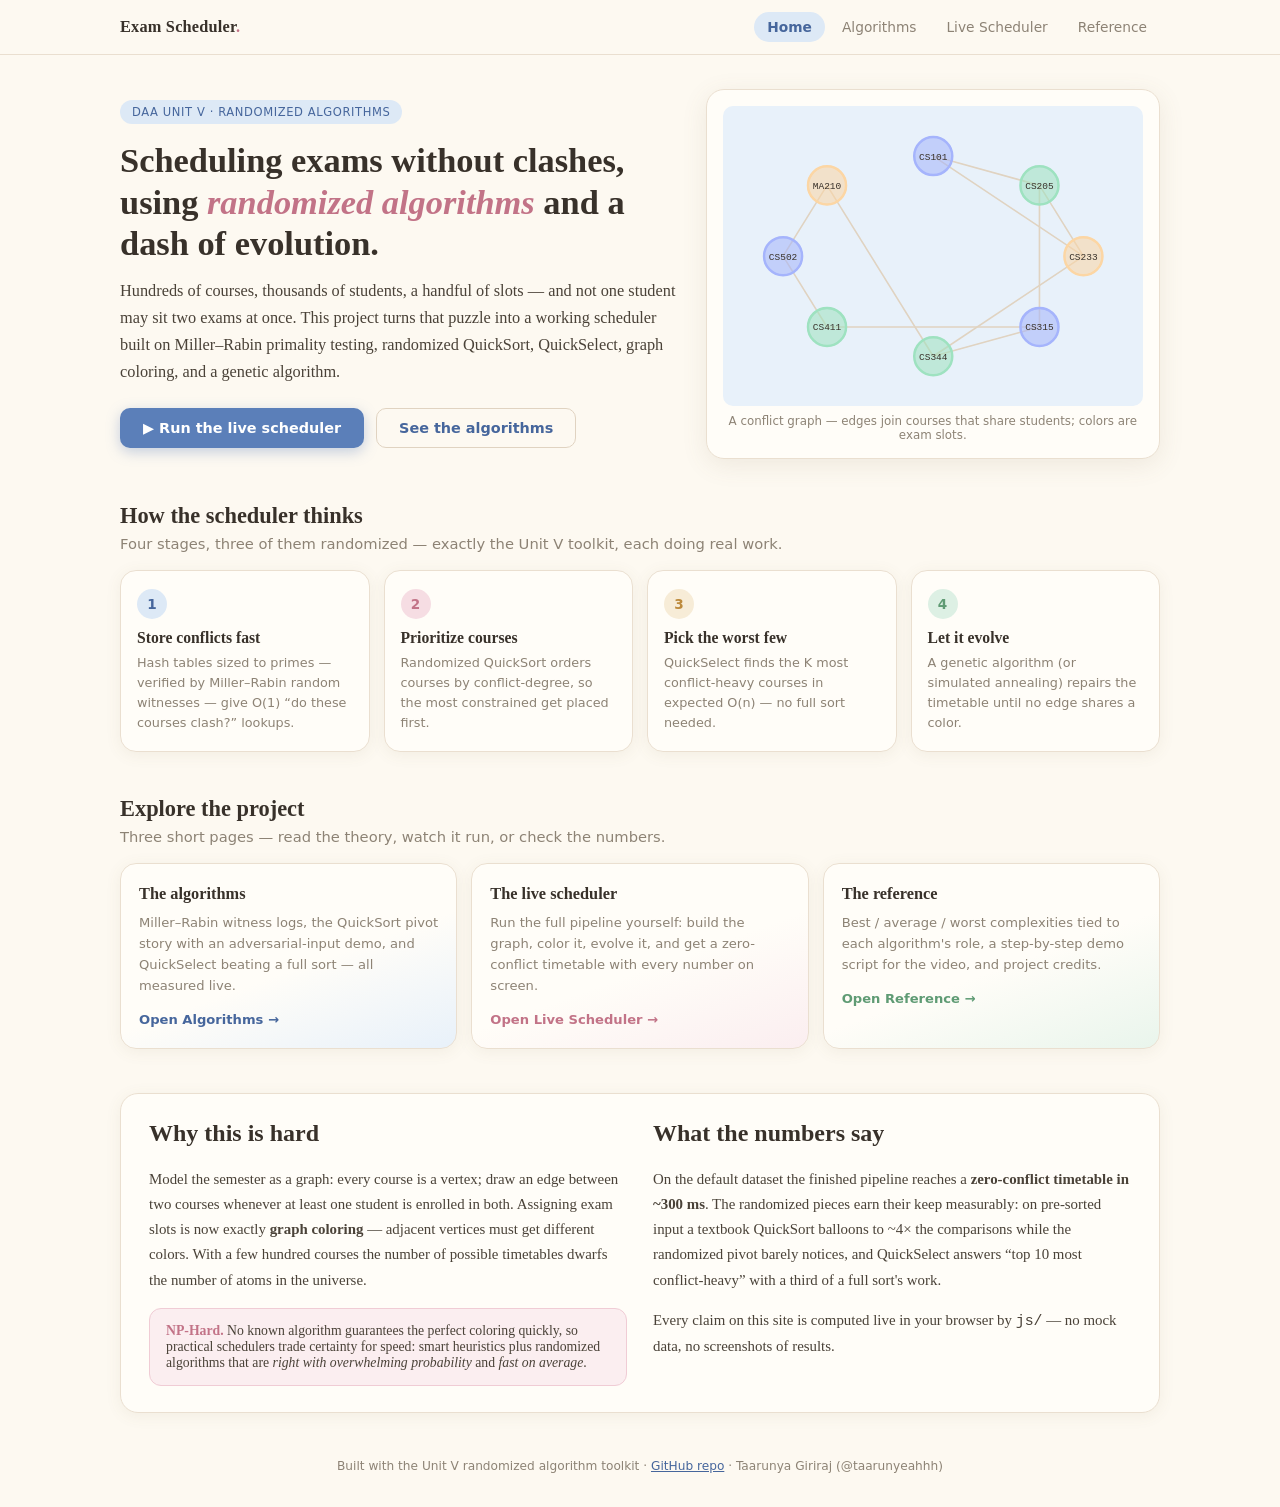
<file: index.html>
<!DOCTYPE html>
<html lang="en">
<head>
<meta charset="UTF-8">
<meta name="viewport" content="width=device-width, initial-scale=1.0">
<title>Exam Scheduler — AI-Based Exam Timetable Optimization</title>
<link rel="stylesheet" href="styles.css?v=4">
</head>
<body>

<nav class="topnav">
  <div class="topnav-inner">
    <a class="brand" href="index.html">Exam Scheduler<span class="dot">.</span></a>
    <div class="links">
      <a href="index.html" class="current">Home</a>
      <a href="algorithms.html">Algorithms</a>
      <a href="scheduler.html">Live Scheduler</a>
      <a href="reference.html">Reference</a>
    </div>
  </div>
</nav>

<section class="hero">
  <div>
    <span class="hero-badge">DAA Unit V · Randomized Algorithms</span>
    <h1>Scheduling exams without clashes, using <em>randomized algorithms</em> and a dash of evolution.</h1>
    <p class="lead">
      Hundreds of courses, thousands of students, a handful of slots — and not one student
      may sit two exams at once. This project turns that puzzle into a working scheduler built
      on Miller–Rabin primality testing, randomized QuickSort, QuickSelect, graph coloring,
      and a genetic algorithm.
    </p>
    <div class="hero-actions">
      <a class="btn btn-primary" href="scheduler.html">▶ Run the live scheduler</a>
      <a class="btn btn-ghost" href="algorithms.html">See the algorithms</a>
    </div>
  </div>
  <div class="hero-card">
    <svg id="heroGraph" viewBox="0 0 420 300" role="img" aria-label="Small course conflict graph"></svg>
    <p class="cap">A conflict graph — edges join courses that share students; colors are exam slots.</p>
  </div>
</section>

<section class="section">
  <h2>How the scheduler thinks</h2>
  <p class="sub">Four stages, three of them randomized — exactly the Unit V toolkit, each doing real work.</p>
  <div class="steps">
    <div class="step-card">
      <div class="num">1</div>
      <h3>Store conflicts fast</h3>
      <p>Hash tables sized to primes — verified by Miller–Rabin random witnesses — give O(1) “do these courses clash?” lookups.</p>
    </div>
    <div class="step-card">
      <div class="num">2</div>
      <h3>Prioritize courses</h3>
      <p>Randomized QuickSort orders courses by conflict-degree, so the most constrained get placed first.</p>
    </div>
    <div class="step-card">
      <div class="num">3</div>
      <h3>Pick the worst few</h3>
      <p>QuickSelect finds the K most conflict-heavy courses in expected O(n) — no full sort needed.</p>
    </div>
    <div class="step-card">
      <div class="num">4</div>
      <h3>Let it evolve</h3>
      <p>A genetic algorithm (or simulated annealing) repairs the timetable until no edge shares a color.</p>
    </div>
  </div>
</section>

<section class="section">
  <h2>Explore the project</h2>
  <p class="sub">Three short pages — read the theory, watch it run, or check the numbers.</p>
  <div class="feature-row">
    <div class="feature tint-blue">
      <h3>The algorithms</h3>
      <p>Miller–Rabin witness logs, the QuickSort pivot story with an adversarial-input demo, and QuickSelect beating a full sort — all measured live.</p>
      <a class="go" href="algorithms.html">Open Algorithms →</a>
    </div>
    <div class="feature tint-pink">
      <h3>The live scheduler</h3>
      <p>Run the full pipeline yourself: build the graph, color it, evolve it, and get a zero-conflict timetable with every number on screen.</p>
      <a class="go" href="scheduler.html">Open Live Scheduler →</a>
    </div>
    <div class="feature tint-mint">
      <h3>The reference</h3>
      <p>Best / average / worst complexities tied to each algorithm's role, a step-by-step demo script for the video, and project credits.</p>
      <a class="go" href="reference.html">Open Reference →</a>
    </div>
  </div>
</section>

<section class="section">
  <div class="story">
    <div>
      <h2>Why this is hard</h2>
      <p>
        Model the semester as a graph: every course is a vertex; draw an edge between two courses
        whenever at least one student is enrolled in both. Assigning exam slots is now exactly
        <b>graph coloring</b> — adjacent vertices must get different colors. With a few hundred
        courses the number of possible timetables dwarfs the number of atoms in the universe.
      </p>
      <div class="np">
        <b>NP-Hard.</b> No known algorithm guarantees the perfect coloring quickly, so practical
        schedulers trade certainty for speed: smart heuristics plus randomized algorithms that are
        <i>right with overwhelming probability</i> and <i>fast on average</i>.
      </div>
    </div>
    <div>
      <h2>What the numbers say</h2>
      <p>
        On the default dataset the finished pipeline reaches a <b>zero-conflict timetable in
        ~300&nbsp;ms</b>. The randomized pieces earn their keep measurably: on pre-sorted input a
        textbook QuickSort balloons to ~4× the comparisons while the randomized pivot barely
        notices, and QuickSelect answers “top 10 most conflict-heavy” with a third of a full
        sort's work.
      </p>
      <p>
        Every claim on this site is computed live in your browser by
        <code>js/</code> — no mock data, no screenshots of results.
      </p>
    </div>
  </div>
</section>

<footer>
  Built with the Unit V randomized algorithm toolkit ·
  <a href="https://github.com/Infernalspite/ai-exam-timetable-optimization">GitHub repo</a> ·
  Taarunya Giriraj (@taarunyeahhh)
</footer>

<script src="js/rng.js?v=4"></script>
<script src="js/primality.js?v=4"></script>
<script src="js/hashtable.js?v=4"></script>
<script src="js/quicksort.js?v=4"></script>
<script src="js/quickselect.js?v=4"></script>
<script src="js/coloring.js?v=4"></script>
<script src="js/scheduler.js?v=4"></script>
<script src="js/render.js?v=4"></script>
<script src="js/home.js?v=4"></script>
</body>
</html>
</file>
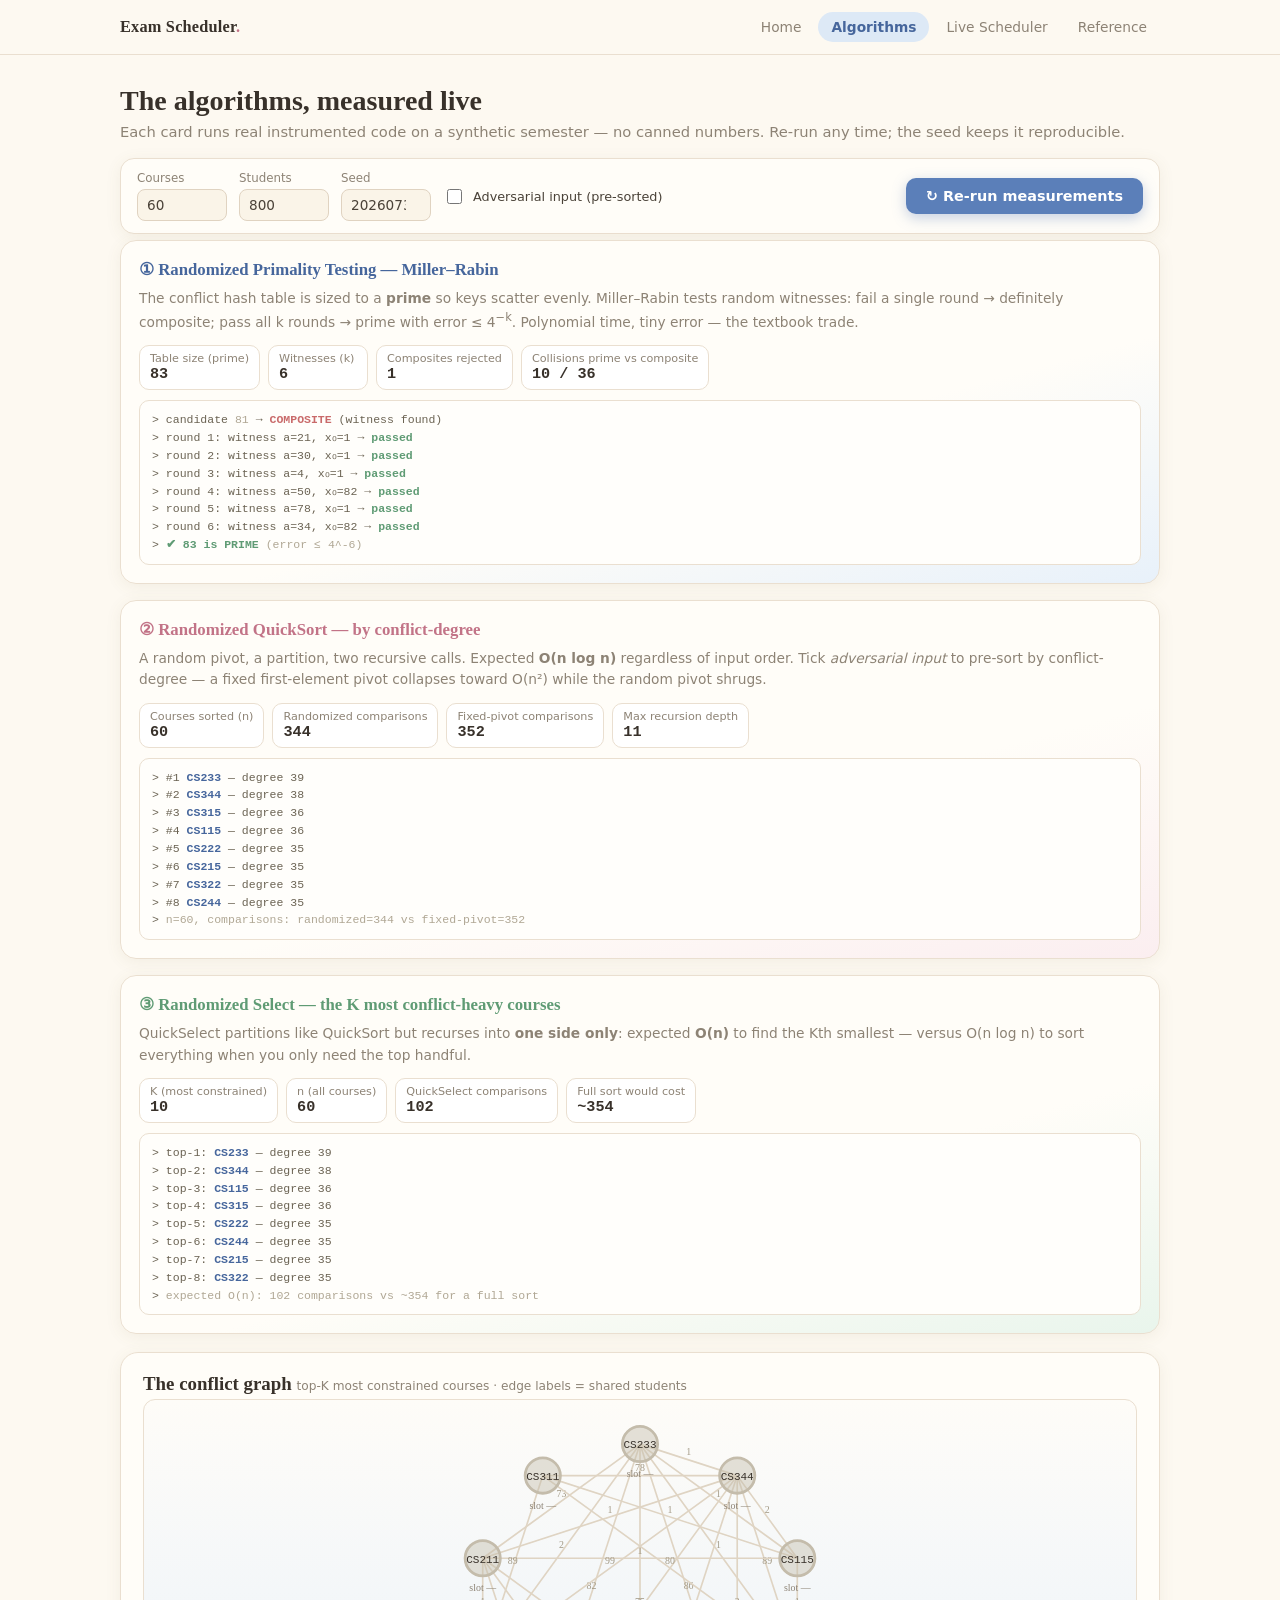
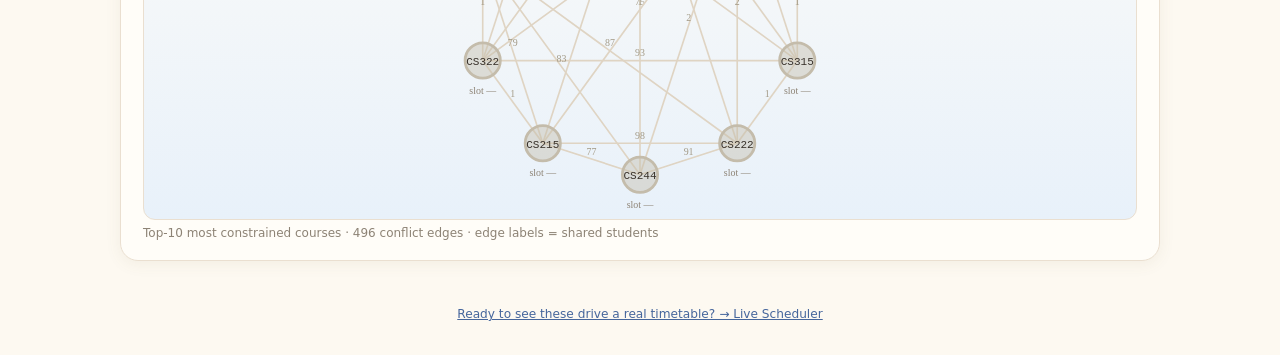
<file: algorithms.html>
<!DOCTYPE html>
<html lang="en">
<head>
<meta charset="UTF-8">
<meta name="viewport" content="width=device-width, initial-scale=1.0">
<title>The Algorithms — Exam Scheduler</title>
<link rel="stylesheet" href="styles.css?v=4">
</head>
<body>

<nav class="topnav">
  <div class="topnav-inner">
    <a class="brand" href="index.html">Exam Scheduler<span class="dot">.</span></a>
    <div class="links">
      <a href="index.html">Home</a>
      <a href="algorithms.html" class="current">Algorithms</a>
      <a href="scheduler.html">Live Scheduler</a>
      <a href="reference.html">Reference</a>
    </div>
  </div>
</nav>

<section class="page-head">
  <h1>The algorithms, measured live</h1>
  <p class="sub">Each card runs real instrumented code on a synthetic semester — no canned numbers. Re-run any time; the seed keeps it reproducible.</p>
</section>

<main class="section" style="margin-top:18px;">

  <div class="controls" style="margin-bottom:6px;">
    <label>Courses <input type="number" id="inCourses" value="60" min="10" max="400" step="10"></label>
    <label>Students <input type="number" id="inStudents" value="800" min="100" max="8000" step="100"></label>
    <label>Seed <input type="number" id="inSeed" value="20260731" min="1" max="999999999"></label>
    <label class="checkbox"><input type="checkbox" id="inAdversarial"> Adversarial input (pre-sorted)</label>
    <button id="btnRun">↻ Re-run measurements</button>
  </div>

  <div class="algo-grid">

    <div class="algo-card tint-blue">
      <h3>① Randomized Primality Testing — Miller–Rabin</h3>
      <p class="algo-desc">
        The conflict hash table is sized to a <b>prime</b> so keys scatter evenly. Miller–Rabin tests
        random witnesses: fail a single round → definitely composite; pass all k rounds → prime with
        error ≤ 4<sup>−k</sup>. Polynomial time, tiny error — the textbook trade.
      </p>
      <div class="stat-row" id="mrStats"></div>
      <div class="log" id="mrLog"></div>
    </div>

    <div class="algo-card tint-pink">
      <h3>② Randomized QuickSort — by conflict-degree</h3>
      <p class="algo-desc">
        A random pivot, a partition, two recursive calls. Expected <b>O(n log n)</b> regardless of
        input order. Tick <i>adversarial input</i> to pre-sort by conflict-degree — a fixed
        first-element pivot collapses toward O(n²) while the random pivot shrugs.
      </p>
      <div class="stat-row" id="qsStats"></div>
      <div class="log" id="qsTrace"></div>
    </div>

    <div class="algo-card tint-mint">
      <h3>③ Randomized Select — the K most conflict-heavy courses</h3>
      <p class="algo-desc">
        QuickSelect partitions like QuickSort but recurses into <b>one side only</b>: expected
        <b>O(n)</b> to find the Kth smallest — versus O(n log n) to sort everything when you only
        need the top handful.
      </p>
      <div class="stat-row" id="qselStats"></div>
      <div class="log" id="qselTrace"></div>
    </div>

  </div>

  <div class="panel">
    <h2>The conflict graph <span class="hint">top-K most constrained courses · edge labels = shared students</span></h2>
    <div class="graph-wrap">
      <svg id="graphSvg" viewBox="0 0 900 380" role="img" aria-label="Course conflict graph"></svg>
      <p class="caption" id="graphCaption">Run the measurements to build the graph.</p>
    </div>
  </div>

</main>

<footer>
  <a href="scheduler.html">Ready to see these drive a real timetable? → Live Scheduler</a>
</footer>

<script src="js/rng.js?v=4"></script>
<script src="js/primality.js?v=4"></script>
<script src="js/hashtable.js?v=4"></script>
<script src="js/quicksort.js?v=4"></script>
<script src="js/quickselect.js?v=4"></script>
<script src="js/coloring.js?v=4"></script>
<script src="js/scheduler.js?v=4"></script>
<script src="js/render.js?v=4"></script>
<script src="js/app.js?v=4"></script>
</body>
</html>
</file>
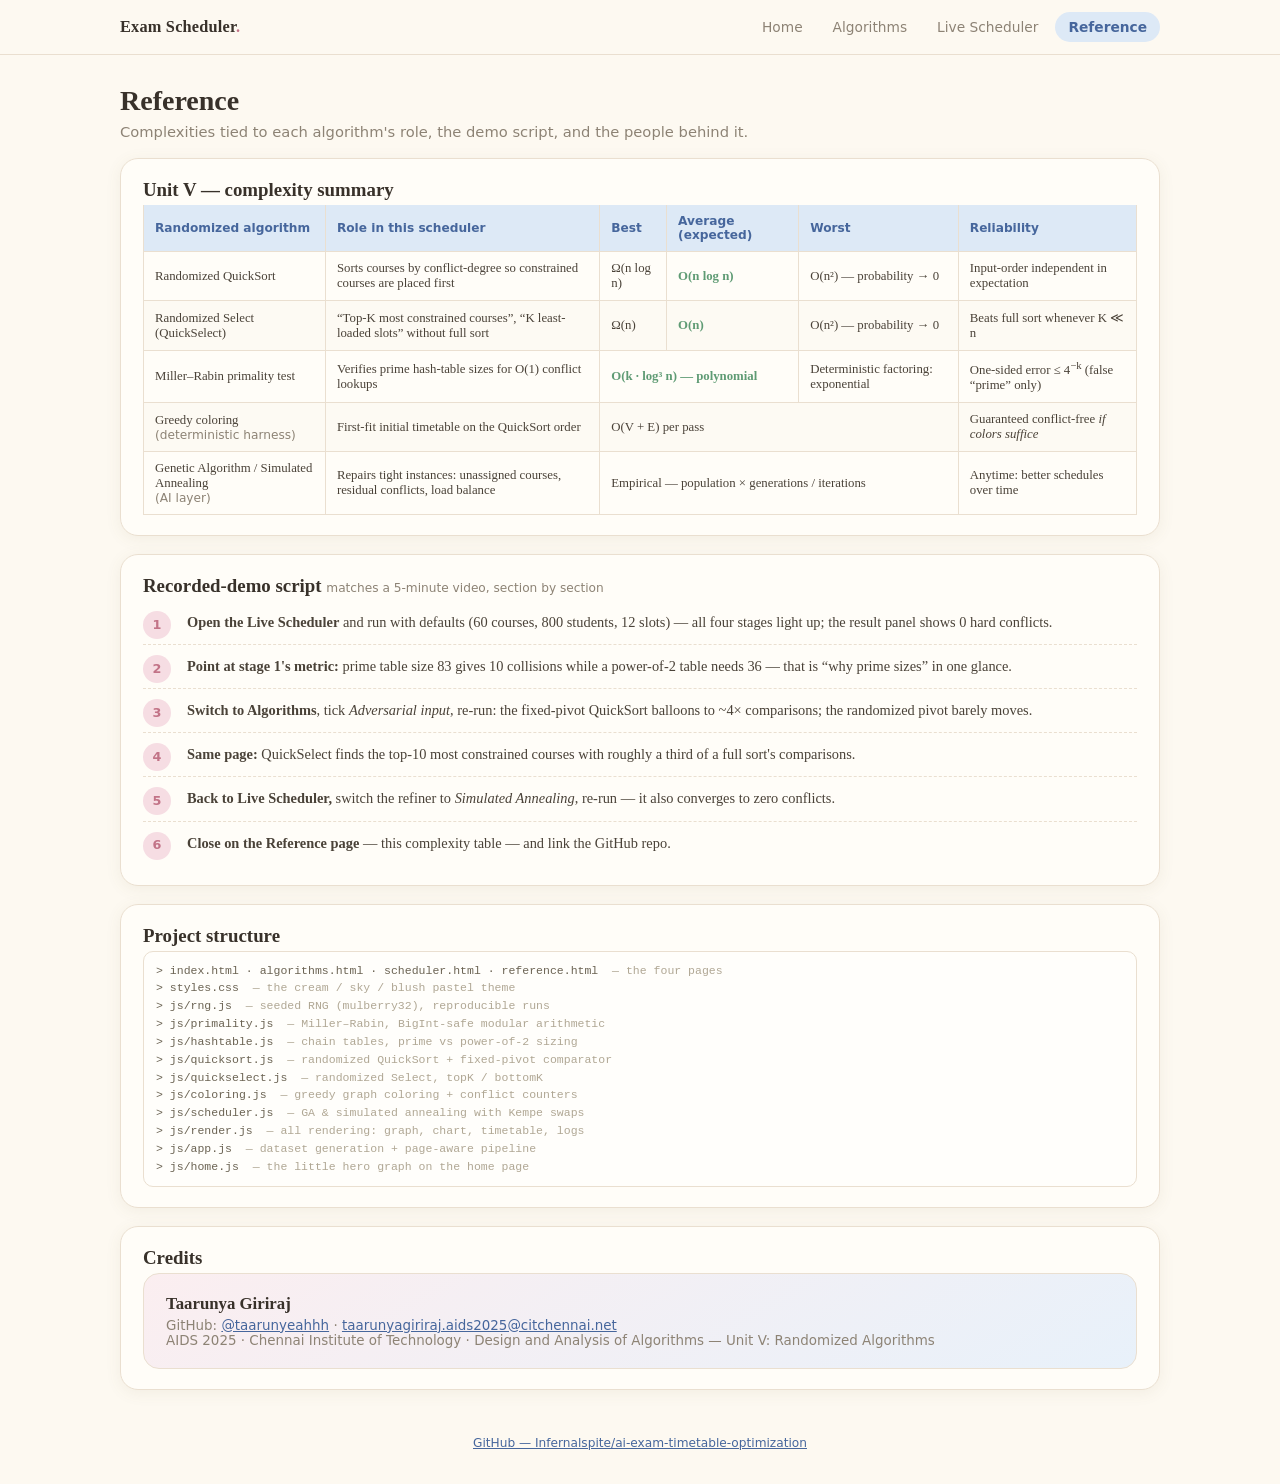
<file: reference.html>
<!DOCTYPE html>
<html lang="en">
<head>
<meta charset="UTF-8">
<meta name="viewport" content="width=device-width, initial-scale=1.0">
<title>Reference — Exam Scheduler</title>
<link rel="stylesheet" href="styles.css?v=4">
</head>
<body>

<nav class="topnav">
  <div class="topnav-inner">
    <a class="brand" href="index.html">Exam Scheduler<span class="dot">.</span></a>
    <div class="links">
      <a href="index.html">Home</a>
      <a href="algorithms.html">Algorithms</a>
      <a href="scheduler.html">Live Scheduler</a>
      <a href="reference.html" class="current">Reference</a>
    </div>
  </div>
</nav>

<section class="page-head">
  <h1>Reference</h1>
  <p class="sub">Complexities tied to each algorithm's role, the demo script, and the people behind it.</p>
</section>

<main class="section" style="margin-top:18px;">

  <div class="panel">
    <h2>Unit V — complexity summary</h2>
    <table class="cx-table">
      <thead>
        <tr><th>Randomized algorithm</th><th>Role in this scheduler</th><th>Best</th><th>Average (expected)</th><th>Worst</th><th>Reliability</th></tr>
      </thead>
      <tbody>
        <tr>
          <td>Randomized QuickSort</td>
          <td>Sorts courses by conflict-degree so constrained courses are placed first</td>
          <td>Ω(n log n)</td><td class="good">O(n log n)</td><td>O(n²) — probability → 0</td>
          <td>Input-order independent in expectation</td>
        </tr>
        <tr>
          <td>Randomized Select (QuickSelect)</td>
          <td>“Top-K most constrained courses”, “K least-loaded slots” without full sort</td>
          <td>Ω(n)</td><td class="good">O(n)</td><td>O(n²) — probability → 0</td>
          <td>Beats full sort whenever K ≪ n</td>
        </tr>
        <tr>
          <td>Miller–Rabin primality test</td>
          <td>Verifies prime hash-table sizes for O(1) conflict lookups</td>
          <td colspan="2" class="good">O(k · log³ n) — polynomial</td>
          <td>Deterministic factoring: exponential</td>
          <td>One-sided error ≤ 4<sup>−k</sup> (false “prime” only)</td>
        </tr>
        <tr>
          <td>Greedy coloring <span class="hint">(deterministic harness)</span></td>
          <td>First-fit initial timetable on the QuickSort order</td>
          <td colspan="3">O(V + E) per pass</td>
          <td>Guaranteed conflict-free <i>if colors suffice</i></td>
        </tr>
        <tr>
          <td>Genetic Algorithm / Simulated Annealing <span class="hint">(AI layer)</span></td>
          <td>Repairs tight instances: unassigned courses, residual conflicts, load balance</td>
          <td colspan="3">Empirical — population × generations / iterations</td>
          <td>Anytime: better schedules over time</td>
        </tr>
      </tbody>
    </table>
  </div>

  <div class="panel">
    <h2>Recorded-demo script <span class="hint">matches a 5-minute video, section by section</span></h2>
    <ol class="demo-list">
      <li><b>Open the Live Scheduler</b> and run with defaults (60 courses, 800 students, 12 slots) — all four stages light up; the result panel shows 0 hard conflicts.</li>
      <li><b>Point at stage 1's metric:</b> prime table size 83 gives 10 collisions while a power-of-2 table needs 36 — that is “why prime sizes” in one glance.</li>
      <li><b>Switch to Algorithms</b>, tick <i>Adversarial input</i>, re-run: the fixed-pivot QuickSort balloons to ~4× comparisons; the randomized pivot barely moves.</li>
      <li><b>Same page:</b> QuickSelect finds the top-10 most constrained courses with roughly a third of a full sort's comparisons.</li>
      <li><b>Back to Live Scheduler,</b> switch the refiner to <i>Simulated Annealing</i>, re-run — it also converges to zero conflicts.</li>
      <li><b>Close on the Reference page</b> — this complexity table — and link the GitHub repo.</li>
    </ol>
  </div>

  <div class="panel">
    <h2>Project structure</h2>
    <div class="log" style="max-height:none;">
&gt; index.html · algorithms.html · scheduler.html · reference.html &nbsp;<span class="dim">— the four pages</span><br>
&gt; styles.css &nbsp;<span class="dim">— the cream / sky / blush pastel theme</span><br>
&gt; js/rng.js &nbsp;<span class="dim">— seeded RNG (mulberry32), reproducible runs</span><br>
&gt; js/primality.js &nbsp;<span class="dim">— Miller–Rabin, BigInt-safe modular arithmetic</span><br>
&gt; js/hashtable.js &nbsp;<span class="dim">— chain tables, prime vs power-of-2 sizing</span><br>
&gt; js/quicksort.js &nbsp;<span class="dim">— randomized QuickSort + fixed-pivot comparator</span><br>
&gt; js/quickselect.js &nbsp;<span class="dim">— randomized Select, topK / bottomK</span><br>
&gt; js/coloring.js &nbsp;<span class="dim">— greedy graph coloring + conflict counters</span><br>
&gt; js/scheduler.js &nbsp;<span class="dim">— GA &amp; simulated annealing with Kempe swaps</span><br>
&gt; js/render.js &nbsp;<span class="dim">— all rendering: graph, chart, timetable, logs</span><br>
&gt; js/app.js &nbsp;<span class="dim">— dataset generation + page-aware pipeline</span><br>
&gt; js/home.js &nbsp;<span class="dim">— the little hero graph on the home page</span>
    </div>
  </div>

  <div class="panel">
    <h2>Credits</h2>
    <div class="credit-card">
      <div class="name">Taarunya Giriraj</div>
      <div class="meta">
        GitHub: <a href="https://github.com/taarunyeahhh">@taarunyeahhh</a> ·
        <a href="mailto:taarunyagiriraj.aids2025@citchennai.net">taarunyagiriraj.aids2025@citchennai.net</a><br>
        AIDS 2025 · Chennai Institute of Technology ·
        Design and Analysis of Algorithms — Unit V: Randomized Algorithms
      </div>
    </div>
  </div>

</main>

<footer>
  <a href="https://github.com/Infernalspite/ai-exam-timetable-optimization">GitHub — Infernalspite/ai-exam-timetable-optimization</a>
</footer>

</body>
</html>
</file>
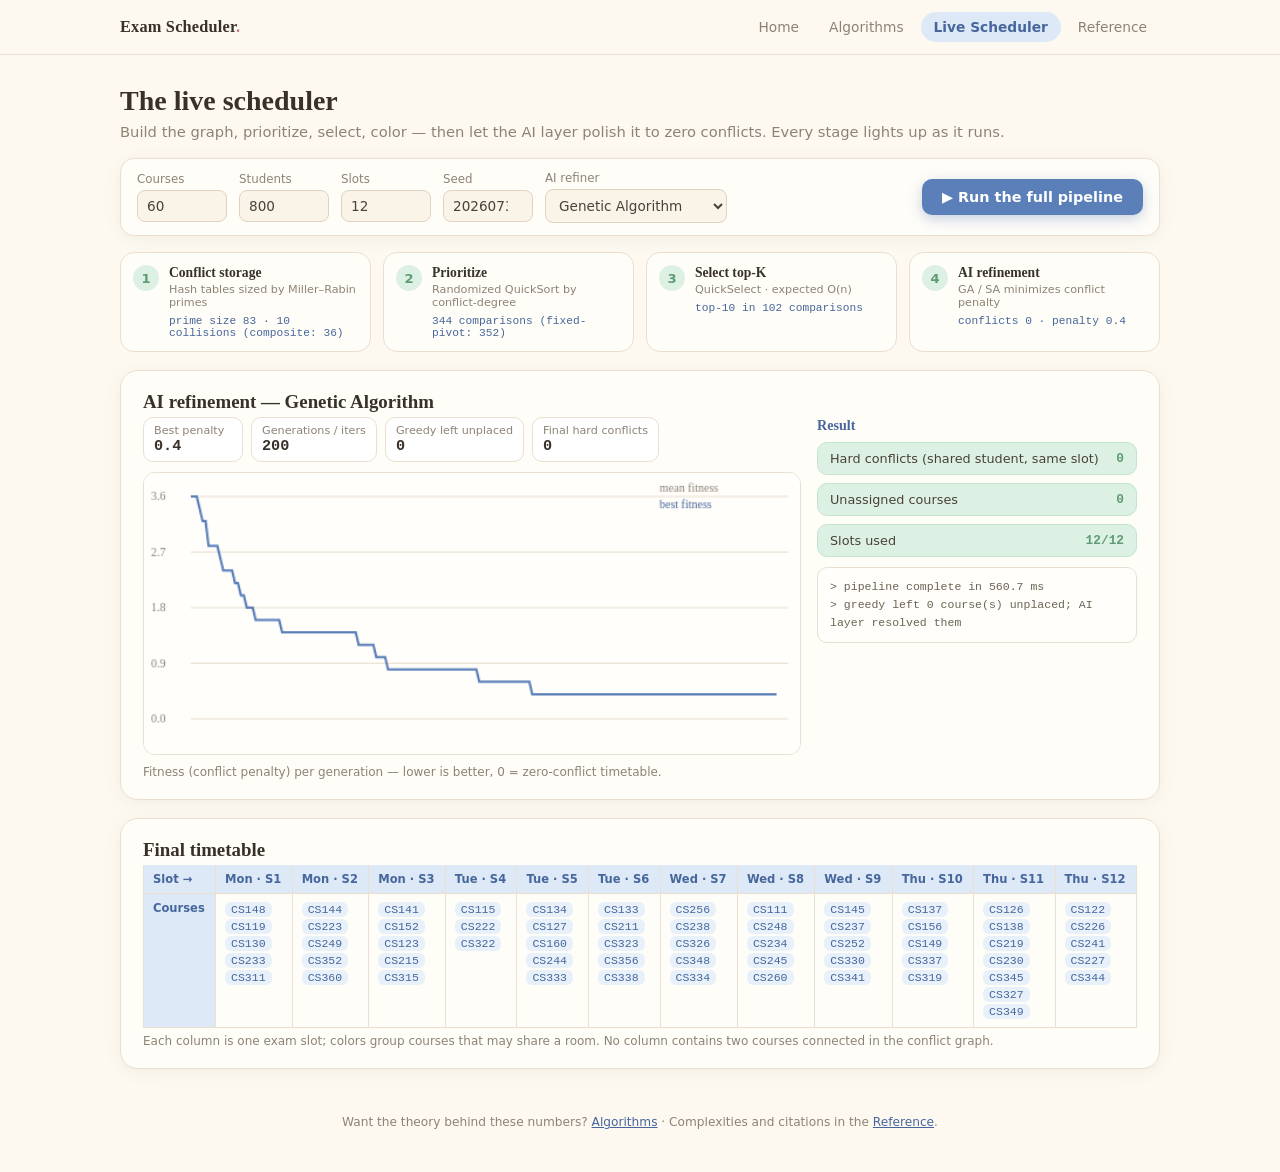
<file: scheduler.html>
<!DOCTYPE html>
<html lang="en">
<head>
<meta charset="UTF-8">
<meta name="viewport" content="width=device-width, initial-scale=1.0">
<title>Live Scheduler — Exam Scheduler</title>
<link rel="stylesheet" href="styles.css?v=4">
</head>
<body>

<nav class="topnav">
  <div class="topnav-inner">
    <a class="brand" href="index.html">Exam Scheduler<span class="dot">.</span></a>
    <div class="links">
      <a href="index.html">Home</a>
      <a href="algorithms.html">Algorithms</a>
      <a href="scheduler.html" class="current">Live Scheduler</a>
      <a href="reference.html">Reference</a>
    </div>
  </div>
</nav>

<section class="page-head">
  <h1>The live scheduler</h1>
  <p class="sub">Build the graph, prioritize, select, color — then let the AI layer polish it to zero conflicts. Every stage lights up as it runs.</p>
</section>

<main class="section" style="margin-top:18px;">

  <div class="controls">
    <label>Courses <input type="number" id="inCourses" value="60" min="10" max="400" step="10"></label>
    <label>Students <input type="number" id="inStudents" value="800" min="100" max="8000" step="100"></label>
    <label>Slots <input type="number" id="inSlots" value="12" min="4" max="30"></label>
    <label>Seed <input type="number" id="inSeed" value="20260731" min="1" max="999999999"></label>
    <label>AI refiner
      <select id="inRefiner">
        <option value="ga" selected>Genetic Algorithm</option>
        <option value="sa">Simulated Annealing</option>
      </select>
    </label>
    <button id="btnRun">▶ Run the full pipeline</button>
  </div>

  <div class="pipeline">
    <div class="stage" id="stage1">
      <div class="stage-num">1</div>
      <div>
        <h3>Conflict storage</h3>
        <p>Hash tables sized by Miller–Rabin primes</p>
        <div class="stage-metric" id="m1">—</div>
      </div>
    </div>
    <div class="stage" id="stage2">
      <div class="stage-num">2</div>
      <div>
        <h3>Prioritize</h3>
        <p>Randomized QuickSort by conflict-degree</p>
        <div class="stage-metric" id="m2">—</div>
      </div>
    </div>
    <div class="stage" id="stage3">
      <div class="stage-num">3</div>
      <div>
        <h3>Select top-K</h3>
        <p>QuickSelect · expected O(n)</p>
        <div class="stage-metric" id="m3">—</div>
      </div>
    </div>
    <div class="stage" id="stage4">
      <div class="stage-num">4</div>
      <div>
        <h3>AI refinement</h3>
        <p>GA / SA minimizes conflict penalty</p>
        <div class="stage-metric" id="m4">—</div>
      </div>
    </div>
  </div>

  <div class="panel">
    <h2>AI refinement — <span id="refinerName">Genetic Algorithm</span></h2>
    <div class="ai-wrap">
      <div class="ai-left">
        <div class="stat-row" id="aiStats"></div>
        <canvas id="convChart" width="560" height="240"></canvas>
        <p class="caption">Fitness (conflict penalty) per generation — lower is better, 0 = zero-conflict timetable.</p>
      </div>
      <div class="ai-right">
        <h4>Result</h4>
        <div id="finalChecks"></div>
        <div class="log" id="aiLog"></div>
      </div>
    </div>
  </div>

  <div class="panel">
    <h2>Final timetable</h2>
    <div id="timetable" class="timetable"></div>
    <p class="caption">Each column is one exam slot; colors group courses that may share a room. No column contains two courses connected in the conflict graph.</p>
  </div>

</main>

<footer>
  Want the theory behind these numbers? <a href="algorithms.html">Algorithms</a> ·
  Complexities and citations in the <a href="reference.html">Reference</a>.
</footer>

<script src="js/rng.js?v=4"></script>
<script src="js/primality.js?v=4"></script>
<script src="js/hashtable.js?v=4"></script>
<script src="js/quicksort.js?v=4"></script>
<script src="js/quickselect.js?v=4"></script>
<script src="js/coloring.js?v=4"></script>
<script src="js/scheduler.js?v=4"></script>
<script src="js/render.js?v=4"></script>
<script src="js/app.js?v=4"></script>
</body>
</html>
</file>
<file: styles.css>
/* styles.css — warm pastel theme (cream / sky / blush) for the multi-page site */
:root {
  --cream: #fdf9f1;
  --cream-2: #faf4e8;
  --sky-soft: #e8f1fa;
  --pink-soft: #fbeef0;
  --mint-soft: #e9f5ec;
  --card: #fffdf8;
  --ink: #4a4238;
  --ink-strong: #38312a;
  --muted: #8d8375;
  --line: #eadfd0;
  --line-2: #e0d3c1;
  --blue: #5b7fb9;
  --blue-deep: #46669c;
  --blue-soft: #dde9f6;
  --pink: #d98a9c;
  --pink-deep: #c27387;
  --pink-soft2: #f6dde3;
  --green: #5f9b74;
  --green-soft: #ddf0e4;
  --amber: #bd8a3c;
  --amber-soft: #f7ecd7;
  --red: #c96a6a;
  --red-soft: #f8e2e0;
  --shadow: 0 3px 16px rgba(120, 100, 70, 0.08);
  --shadow-lg: 0 6px 26px rgba(120, 100, 70, 0.11);
}

* { box-sizing: border-box; }

body {
  margin: 0;
  font-family: Georgia, "Times New Roman", "Segoe UI", serif;
  color: var(--ink);
  background: var(--cream);
  min-height: 100vh;
}

h1, h2, h3, h4 { font-family: "Palatino Linotype", Palatino, Georgia, serif; color: var(--ink-strong); }

/* ---------- nav ---------- */
.topnav {
  position: sticky; top: 0; z-index: 10;
  background: rgba(253, 249, 241, 0.92);
  backdrop-filter: blur(6px);
  border-bottom: 1px solid var(--line);
}
.topnav-inner {
  max-width: 1080px; margin: 0 auto; padding: 12px 20px;
  display: flex; align-items: center; gap: 22px;
}
.brand {
  font-family: "Palatino Linotype", Palatino, Georgia, serif;
  font-size: 1.02rem; font-weight: 700; color: var(--ink-strong); text-decoration: none;
  letter-spacing: 0.2px;
}
.brand .dot { color: var(--pink-deep); }
.topnav .links { margin-left: auto; display: flex; gap: 4px; flex-wrap: wrap; }
.topnav .links a {
  text-decoration: none; color: var(--muted); font-size: 0.86rem;
  font-family: "Segoe UI", system-ui, sans-serif;
  padding: 7px 13px; border-radius: 999px; transition: all 0.15s;
}
.topnav .links a:hover { color: var(--ink-strong); background: var(--cream-2); }
.topnav .links a.current { color: var(--blue-deep); background: var(--blue-soft); font-weight: 600; }

/* ---------- hero (home) ---------- */
.hero {
  max-width: 1080px; margin: 34px auto 0; padding: 0 20px;
  display: grid; grid-template-columns: 1.1fr 0.9fr; gap: 30px; align-items: center;
}
.hero h1 { font-size: 2.15rem; line-height: 1.2; margin: 0 0 14px; }
.hero h1 em { font-style: italic; color: var(--pink-deep); }
.hero p.lead { font-size: 1.02rem; line-height: 1.65; color: var(--ink); margin: 0 0 22px; }
.hero-badge {
  display: inline-block; font-family: "Segoe UI", system-ui, sans-serif;
  font-size: 0.72rem; letter-spacing: 0.6px; text-transform: uppercase;
  color: var(--blue-deep); background: var(--blue-soft);
  border-radius: 999px; padding: 5px 12px; margin-bottom: 16px;
}
.hero-actions { display: flex; gap: 12px; flex-wrap: wrap; }
.btn {
  display: inline-block; text-decoration: none; text-align: center; cursor: pointer;
  font-family: "Segoe UI", system-ui, sans-serif; font-size: 0.9rem; font-weight: 600;
  border-radius: 10px; padding: 11px 22px; border: 1px solid transparent;
  transition: transform 0.12s, box-shadow 0.12s;
}
.btn:hover { transform: translateY(-1px); }
.btn-primary { background: var(--blue); color: #fff; box-shadow: 0 4px 14px rgba(91, 127, 185, 0.35); }
.btn-primary:hover { background: var(--blue-deep); }
.btn-ghost { background: transparent; color: var(--blue-deep); border-color: var(--line-2); }
.btn-ghost:hover { background: var(--sky-soft); }
.hero-card {
  background: var(--card); border: 1px solid var(--line); border-radius: 18px;
  padding: 16px; box-shadow: var(--shadow-lg);
}
.hero-card .cap { text-align: center; font-size: 0.74rem; color: var(--muted); margin: 8px 0 0; font-family: "Segoe UI", system-ui, sans-serif; }
.hero-card svg { width: 100%; height: auto; display: block; border-radius: 10px; background: var(--sky-soft); }

/* ---------- home sections ---------- */
.section { max-width: 1080px; margin: 44px auto 0; padding: 0 20px; }
.section > h2 { font-size: 1.4rem; margin: 0 0 6px; }
.section > .sub { color: var(--muted); font-size: 0.92rem; margin: 0 0 18px; font-family: "Segoe UI", system-ui, sans-serif; }

.steps { display: grid; grid-template-columns: repeat(4, 1fr); gap: 14px; }
.step-card {
  background: var(--card); border: 1px solid var(--line); border-radius: 16px;
  padding: 18px 16px; box-shadow: var(--shadow); position: relative;
}
.step-card .num {
  width: 30px; height: 30px; border-radius: 50%;
  display: flex; align-items: center; justify-content: center;
  font-family: "Segoe UI", system-ui, sans-serif; font-weight: 700; font-size: 0.85rem;
  margin-bottom: 10px;
}
.step-card:nth-child(1) .num { background: var(--blue-soft); color: var(--blue-deep); }
.step-card:nth-child(2) .num { background: var(--pink-soft2); color: var(--pink-deep); }
.step-card:nth-child(3) .num { background: var(--amber-soft); color: var(--amber); }
.step-card:nth-child(4) .num { background: var(--green-soft); color: var(--green); }
.step-card h3 { margin: 0 0 6px; font-size: 0.98rem; }
.step-card p { margin: 0; font-size: 0.8rem; line-height: 1.55; color: var(--muted); font-family: "Segoe UI", system-ui, sans-serif; }

.feature-row { display: grid; grid-template-columns: 1fr 1fr 1fr; gap: 14px; }
.feature {
  border-radius: 16px; padding: 20px 18px; border: 1px solid var(--line);
  background: var(--card); box-shadow: var(--shadow);
}
.feature.tint-blue { background: linear-gradient(160deg, var(--card) 55%, var(--sky-soft) 100%); }
.feature.tint-pink { background: linear-gradient(160deg, var(--card) 55%, var(--pink-soft) 100%); }
.feature.tint-mint { background: linear-gradient(160deg, var(--card) 55%, var(--mint-soft) 100%); }
.feature h3 { margin: 0 0 8px; font-size: 1.02rem; }
.feature p { margin: 0 0 14px; font-size: 0.82rem; line-height: 1.6; color: var(--muted); font-family: "Segoe UI", system-ui, sans-serif; }
.feature .go { font-family: "Segoe UI", system-ui, sans-serif; font-size: 0.82rem; font-weight: 600; text-decoration: none; }
.feature.tint-blue .go { color: var(--blue-deep); }
.feature.tint-pink .go { color: var(--pink-deep); }
.feature.tint-mint .go { color: var(--green); }

.story {
  background: var(--card); border: 1px solid var(--line); border-radius: 18px;
  padding: 26px 28px; box-shadow: var(--shadow);
  display: grid; grid-template-columns: 1fr 1fr; gap: 26px;
}
.story h2 { margin-top: 0; }
.story p { line-height: 1.7; font-size: 0.93rem; }
.story .np {
  background: var(--pink-soft); border: 1px solid #f0ccd5; border-radius: 12px;
  padding: 14px 16px; margin-top: 14px; font-size: 0.86rem;
}
.story .np b { color: var(--pink-deep); }

/* ---------- inner-page layout ---------- */
.page-head { max-width: 1080px; margin: 30px auto 0; padding: 0 20px; }
.page-head h1 { font-size: 1.75rem; margin: 0 0 6px; }
.page-head .sub { color: var(--muted); font-size: 0.92rem; margin: 0; font-family: "Segoe UI", system-ui, sans-serif; }

.panel {
  background: var(--card); border: 1px solid var(--line); border-radius: 18px;
  padding: 20px 22px; margin-top: 18px; box-shadow: var(--shadow);
}
.panel h2 { margin: 0 0 4px; font-size: 1.18rem; }
.panel .hint { font-weight: 400; font-size: 0.76rem; color: var(--muted); font-family: "Segoe UI", system-ui, sans-serif; }
.caption { color: var(--muted); font-size: 0.75rem; margin: 6px 0 0; font-family: "Segoe UI", system-ui, sans-serif; }

/* ---------- pipeline strip (scheduler page) ---------- */
.pipeline { display: grid; grid-template-columns: repeat(4, 1fr); gap: 12px; margin-top: 16px; }
.stage {
  display: flex; gap: 10px; align-items: flex-start;
  background: var(--card); border: 1px solid var(--line); border-radius: 14px;
  padding: 12px; opacity: 0.5; transition: all 0.3s;
}
.stage.active { opacity: 1; border-color: var(--blue); box-shadow: 0 4px 16px rgba(91, 127, 185, 0.2); }
.stage.done { opacity: 1; }
.stage-num {
  width: 26px; height: 26px; border-radius: 50%; background: var(--blue-soft); color: var(--blue-deep);
  font-weight: 700; display: flex; align-items: center; justify-content: center; flex: 0 0 26px;
  font-family: "Segoe UI", system-ui, sans-serif; font-size: 0.82rem;
}
.stage.done .stage-num { background: var(--green-soft); color: var(--green); }
.stage h3 { margin: 0 0 2px; font-size: 0.85rem; }
.stage p { margin: 0 0 6px; font-size: 0.7rem; color: var(--muted); font-family: "Segoe UI", system-ui, sans-serif; }
.stage-metric { font-size: 0.7rem; color: var(--blue-deep); font-family: Consolas, monospace; min-height: 1em; }

/* ---------- controls ---------- */
.controls {
  display: flex; flex-wrap: wrap; gap: 12px; align-items: center;
  background: var(--card); border: 1px solid var(--line); border-radius: 14px;
  padding: 12px 16px; box-shadow: var(--shadow);
}
.controls label { display: flex; flex-direction: column; font-size: 0.74rem; color: var(--muted); gap: 4px; font-family: "Segoe UI", system-ui, sans-serif; }
.controls label.checkbox { flex-direction: row; align-items: center; font-size: 0.8rem; color: var(--ink); gap: 8px; }
.controls input[type="number"], .controls select {
  background: var(--cream-2); color: var(--ink); border: 1px solid var(--line-2);
  border-radius: 8px; padding: 7px 9px; width: 90px; font-size: 0.85rem;
  font-family: "Segoe UI", system-ui, sans-serif;
}
.controls select { width: auto; }
.controls input:focus, .controls select:focus { outline: 2px solid var(--blue-soft); border-color: var(--blue); }
.controls input[type="checkbox"] { accent-color: var(--blue); width: 15px; height: 15px; }
#btnRun {
  margin-left: auto; background: var(--blue); color: #fff; font-weight: 700;
  border: 0; border-radius: 10px; padding: 10px 20px; font-size: 0.9rem; cursor: pointer;
  font-family: "Segoe UI", system-ui, sans-serif; box-shadow: 0 4px 14px rgba(91, 127, 185, 0.35);
}
#btnRun:hover { background: var(--blue-deep); }
#btnRun:disabled { opacity: 0.55; cursor: wait; }

/* ---------- algorithm cards ---------- */
.algo-grid { display: grid; grid-template-columns: 1fr; gap: 16px; }
.algo-card { border: 1px solid var(--line); border-radius: 16px; padding: 18px; background: var(--card); box-shadow: var(--shadow); }
.algo-card.tint-blue { background: linear-gradient(165deg, var(--card) 60%, var(--sky-soft) 100%); }
.algo-card.tint-pink { background: linear-gradient(165deg, var(--card) 60%, var(--pink-soft) 100%); }
.algo-card.tint-mint { background: linear-gradient(165deg, var(--card) 60%, var(--mint-soft) 100%); }
.algo-card h3 { margin: 0 0 8px; font-size: 1.05rem; }
.algo-card.tint-blue h3 { color: var(--blue-deep); }
.algo-card.tint-pink h3 { color: var(--pink-deep); }
.algo-card.tint-mint h3 { color: var(--green); }
.algo-desc { font-size: 0.86rem; color: var(--muted); margin: 0 0 12px; line-height: 1.55; font-family: "Segoe UI", system-ui, sans-serif; }
.stat-row { display: flex; flex-wrap: wrap; gap: 8px; margin-bottom: 10px; }
.stat {
  background: #ffffff; border: 1px solid var(--line); border-radius: 10px;
  padding: 6px 10px; font-size: 0.7rem; color: var(--muted); min-width: 100px;
  font-family: "Segoe UI", system-ui, sans-serif;
}
.stat b { display: block; color: var(--ink-strong); font-size: 0.95rem; font-family: Consolas, monospace; }

.log {
  background: #fffefb; border: 1px solid var(--line); border-radius: 10px;
  font-family: Consolas, "Courier New", monospace; font-size: 0.72rem;
  color: #6b6353; padding: 10px 12px; max-height: 230px; overflow-y: auto; line-height: 1.55;
}
.log .k { color: var(--blue-deep); font-weight: 600; }
.log .ok { color: var(--green); font-weight: 600; }
.log .no { color: var(--red); font-weight: 600; }
.log .dim { color: #b0a794; }

/* ---------- graph ---------- */
.graph-wrap svg {
  width: 100%; height: auto; display: block;
  background: linear-gradient(180deg, #fefcf8 0%, var(--sky-soft) 100%);
  border: 1px solid var(--line); border-radius: 12px;
}

/* ---------- AI section ---------- */
.ai-wrap { display: grid; grid-template-columns: 1fr 320px; gap: 16px; }
.ai-left canvas { width: 100%; height: auto; background: #fffefb; border: 1px solid var(--line); border-radius: 12px; }
#finalChecks { display: flex; flex-direction: column; gap: 8px; margin-bottom: 10px; }
.check {
  display: flex; justify-content: space-between; align-items: center;
  background: #ffffff; border: 1px solid var(--line); border-radius: 10px;
  padding: 8px 12px; font-size: 0.8rem; font-family: "Segoe UI", system-ui, sans-serif;
}
.check .val { font-family: Consolas, monospace; font-weight: 700; }
.check.pass { border-color: #c4e4cf; background: var(--green-soft); }
.check.pass .val { color: var(--green); }
.check.fail { border-color: #ecc7c2; background: var(--red-soft); }
.check.fail .val { color: var(--red); }
h4 { margin: 0 0 8px; font-size: 0.88rem; color: var(--blue-deep); }

/* ---------- timetable ---------- */
.timetable { overflow-x: auto; }
table.tt { border-collapse: separate; border-spacing: 0; width: 100%; font-size: 0.72rem; }
table.tt th, table.tt td {
  border-bottom: 1px solid var(--line); border-right: 1px solid var(--line);
  padding: 7px 9px; text-align: left; vertical-align: top;
}
table.tt tr th:first-child, table.tt tr td:first-child { border-left: 1px solid var(--line); }
table.tt th { background: var(--blue-soft); color: var(--blue-deep); font-weight: 600; font-family: "Segoe UI", system-ui, sans-serif; }
.tt-course {
  display: inline-block; font-family: Consolas, monospace; color: var(--blue-deep);
  background: var(--sky-soft); border-radius: 6px; padding: 1px 6px; margin: 1px 0; white-space: nowrap;
}
.tt-free { color: #b3a992; font-style: italic; }

/* ---------- complexity table (reference) ---------- */
.cx-table { border-collapse: separate; border-spacing: 0; width: 100%; font-size: 0.8rem; }
.cx-table th, .cx-table td { border-bottom: 1px solid var(--line); border-right: 1px solid var(--line); padding: 9px 11px; text-align: left; }
.cx-table tr th:first-child, .cx-table tr td:first-child { border-left: 1px solid var(--line); }
.cx-table thead th { background: var(--blue-soft); color: var(--blue-deep); font-family: "Segoe UI", system-ui, sans-serif; font-size: 0.76rem; }
.cx-table tbody tr:nth-child(even) { background: #fdfaf3; }
.cx-table td.good { color: var(--green); font-weight: 600; }
.cx-table td .hint { display: block; }

/* ---------- reference page extras ---------- */
.demo-list { counter-reset: demo; list-style: none; margin: 0; padding: 0; }
.demo-list li {
  counter-increment: demo; position: relative; padding: 10px 0 10px 44px;
  border-bottom: 1px dashed var(--line); font-size: 0.9rem; line-height: 1.6;
}
.demo-list li:last-child { border-bottom: 0; }
.demo-list li::before {
  content: counter(demo); position: absolute; left: 0; top: 10px;
  width: 28px; height: 28px; border-radius: 50%;
  background: var(--pink-soft2); color: var(--pink-deep);
  font-family: "Segoe UI", system-ui, sans-serif; font-weight: 700; font-size: 0.8rem;
  display: flex; align-items: center; justify-content: center;
}
.credit-card {
  background: linear-gradient(150deg, var(--pink-soft) 0%, var(--sky-soft) 100%);
  border: 1px solid var(--line); border-radius: 16px; padding: 20px 22px;
}
.credit-card .name { font-size: 1.05rem; font-weight: 700; color: var(--ink-strong); font-family: "Palatino Linotype", Palatino, Georgia, serif; }
.credit-card .meta { font-size: 0.84rem; color: var(--muted); margin-top: 4px; font-family: "Segoe UI", system-ui, sans-serif; }
.credit-card a { color: var(--blue-deep); }

footer {
  max-width: 1080px; margin: 46px auto 34px; padding: 0 20px;
  color: var(--muted); font-size: 0.76rem; text-align: center;
  font-family: "Segoe UI", system-ui, sans-serif;
}
footer a { color: var(--blue-deep); }

/* ---------- page-load fade-in (subtle, staggered) ---------- */
@keyframes rise {
  from { opacity: 0; transform: translateY(10px); }
  to { opacity: 1; transform: translateY(0); }
}

.hero, .page-head,
.panel, .story {
  animation: rise 0.55s ease-out both;
}

.steps .step-card:nth-child(1) { animation: rise 0.55s ease-out both; }
.steps .step-card:nth-child(2) { animation: rise 0.55s ease-out both 0.07s; }
.steps .step-card:nth-child(3) { animation: rise 0.55s ease-out both 0.14s; }
.steps .step-card:nth-child(4) { animation: rise 0.55s ease-out both 0.21s; }
.feature-row .feature:nth-child(1) { animation: rise 0.55s ease-out both; }
.feature-row .feature:nth-child(2) { animation: rise 0.55s ease-out both 0.08s; }
.feature-row .feature:nth-child(3) { animation: rise 0.55s ease-out both 0.16s; }
.algo-card { animation: rise 0.55s ease-out both; }
.algo-grid .algo-card:nth-child(2) { animation-delay: 0.07s; }
.algo-grid .algo-card:nth-child(3) { animation-delay: 0.14s; }

/* ---------- hover micro-interactions ---------- */
.step-card, .feature, .algo-card, .hero-card, .story {
  transition: transform 0.18s ease, box-shadow 0.18s ease, border-color 0.18s ease;
}
.step-card:hover, .feature:hover, .algo-card:hover, .story:hover {
  transform: translateY(-3px);
  box-shadow: var(--shadow-lg);
  border-color: var(--line-2);
}
.hero-card:hover { transform: translateY(-2px); box-shadow: var(--shadow-lg); }
.stat { transition: border-color 0.15s ease, transform 0.15s ease; }
.stat:hover { border-color: var(--blue); transform: translateY(-1px); }
.check { transition: transform 0.15s ease; }
.check:hover { transform: translateX(2px); }
.tt-course { transition: background 0.15s ease, color 0.15s ease; }
.tt-course:hover { background: var(--blue-soft); color: var(--blue-deep); }
.demo-list li { transition: background 0.15s ease; }
.demo-list li:hover { background: #fdf8f0; }
.topnav .brand { transition: opacity 0.15s ease; }
.topnav .brand:hover { opacity: 0.75; }

@media (prefers-reduced-motion: reduce) {
  *, *::before, *::after {
    animation-duration: 0.01ms !important;
    animation-iteration-count: 1 !important;
    transition-duration: 0.01ms !important;
  }
}

@media (max-width: 900px) {
  .hero { grid-template-columns: 1fr; }
  .steps { grid-template-columns: repeat(2, 1fr); }
  .feature-row { grid-template-columns: 1fr; }
  .story { grid-template-columns: 1fr; }
  .pipeline { grid-template-columns: repeat(2, 1fr); }
  .ai-wrap { grid-template-columns: 1fr; }
}
</file>
